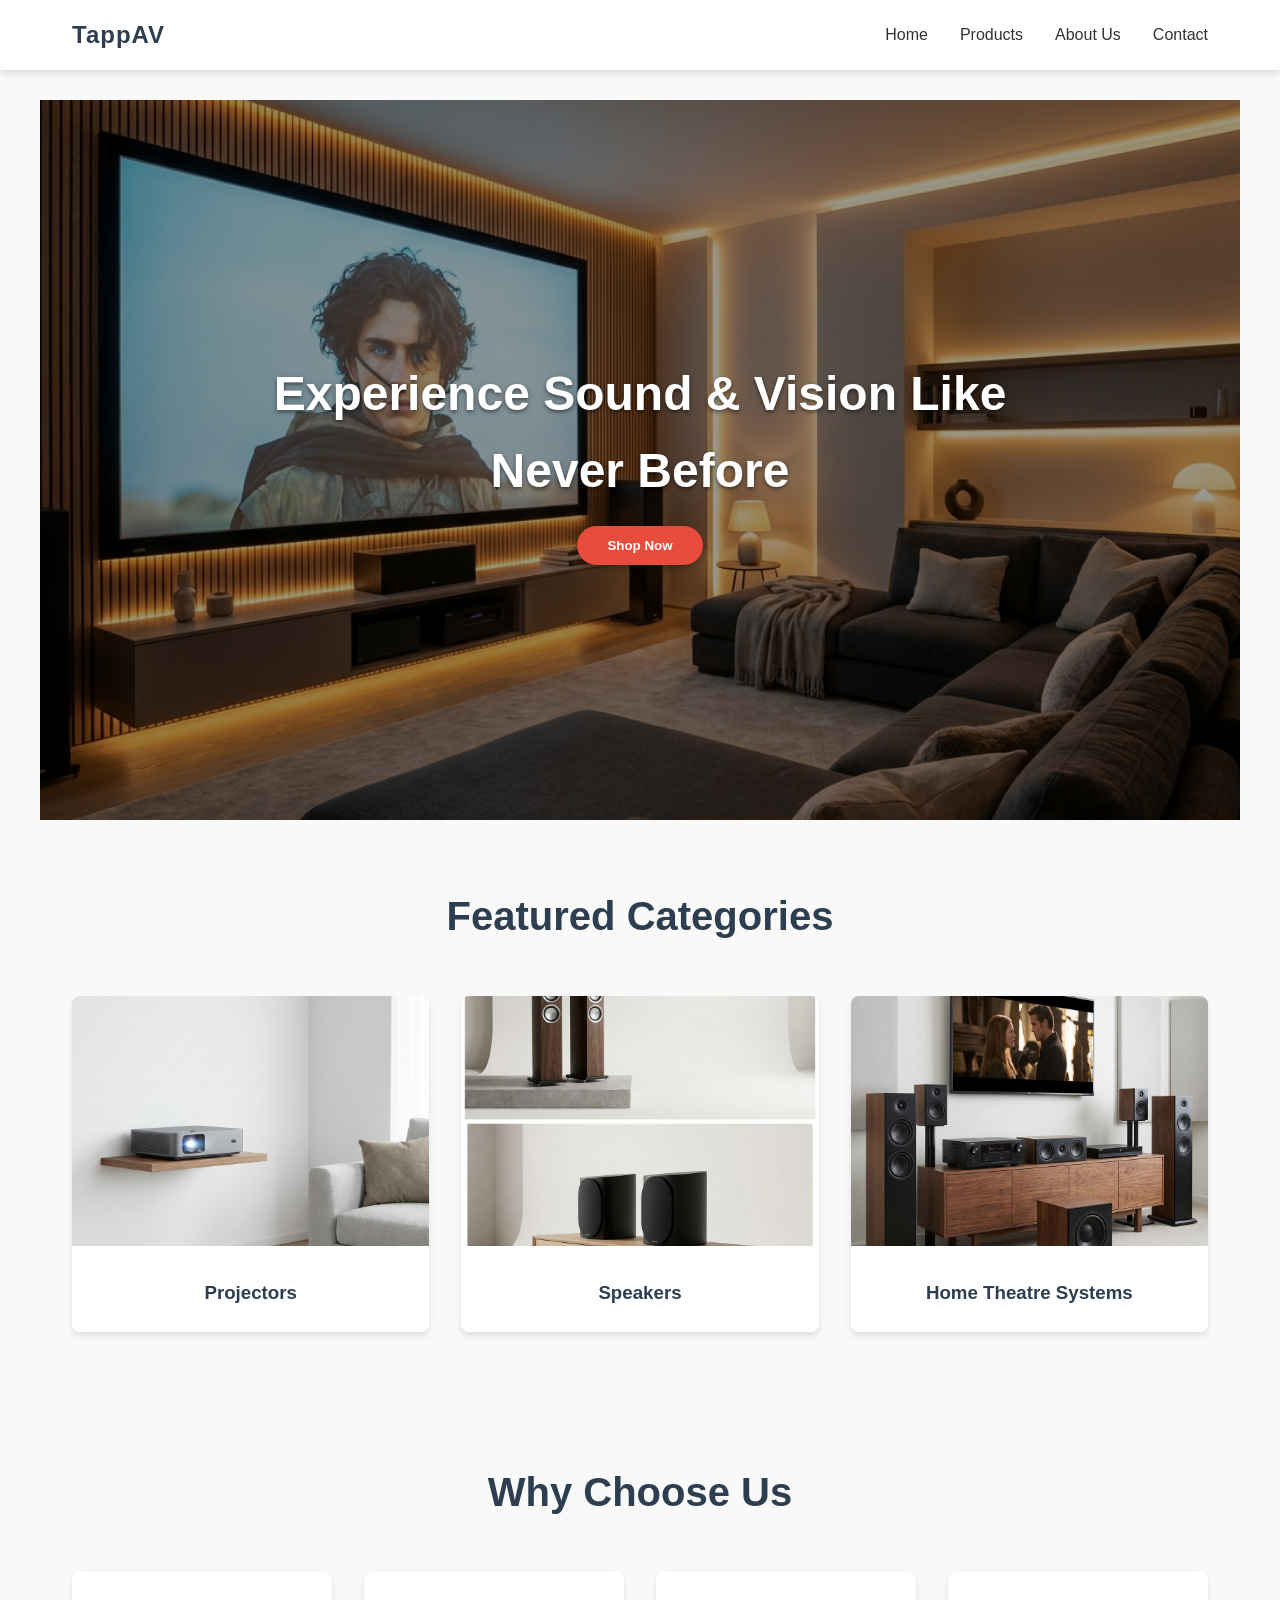
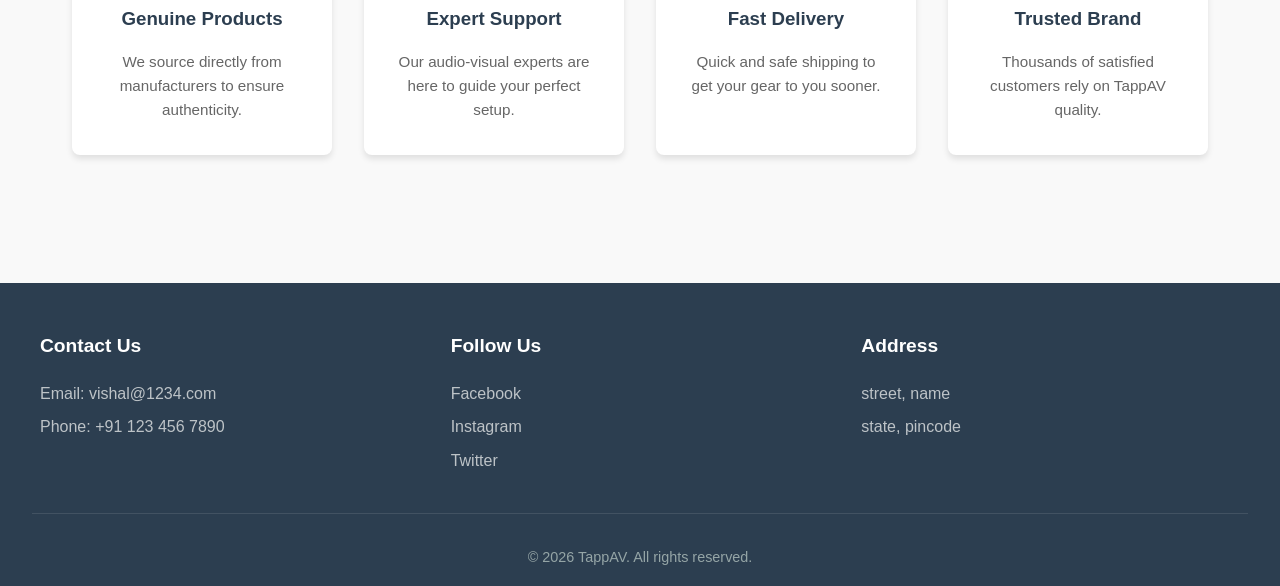
<file: index.html>
<!DOCTYPE html>
<html lang="en">

<head>
    <meta charset="UTF-8">
    <meta name="viewport" content="width=device-width, initial-scale=1.0">
    <title>TappAV - Experience Sound & Vision Like Never Before</title>
    <link rel="stylesheet" href="style.css">
</head>

<body>

    <header>
        <nav>
            <div class="logo">TappAV</div>
            <input type="checkbox" id="menu-checkbox">
            <label for="menu-checkbox" class="menu-toggle">&#9776;</label>
            <ul class="nav-links">
                <li><a href="index.html">Home</a></li>
                <li><a href="product.html">Products</a></li>
                <li><a href="#">About Us</a></li>
                <li><a href="#">Contact</a></li>
            </ul>
        </nav>
    </header>


    <section class="hero">
        <div class="hero-content">
            <h1>Experience Sound & Vision Like Never Before</h1>
            <button class="btn" onclick="window.location.href='product.html'">Shop Now</button>
        </div>
    </section>


    <section class="featured-categories">
        <h2 class="section-title">Featured Categories</h2>
        <div class="categories-grid">
            <div class="category-card">
                <img src="images/projector_category.png" alt="Home Projectors">
                <h3>Projectors</h3>
            </div>
            <div class="category-card">
                <img src="images/speakers_category.png" alt="High-End Speakers">
                <h3>Speakers</h3>
            </div>
            <div class="category-card">
                <img src="images/home_theatre_category.png" alt="Home Theatre Systems">
                <h3>Home Theatre Systems</h3>
            </div>
        </div>
    </section>


    <section class="why-choose-us">
        <h2 class="section-title">Why Choose Us</h2>
        <div class="features-grid">
            <div class="feature-card">
                <h3>Genuine Products</h3>
                <p>We source directly from manufacturers to ensure authenticity.</p>
            </div>
            <div class="feature-card">
                <h3>Expert Support</h3>
                <p>Our audio-visual experts are here to guide your perfect setup.</p>
            </div>
            <div class="feature-card">
                <h3>Fast Delivery</h3>
                <p>Quick and safe shipping to get your gear to you sooner.</p>
            </div>
            <div class="feature-card">
                <h3>Trusted Brand</h3>
                <p>Thousands of satisfied customers rely on TappAV quality.</p>
            </div>
        </div>
    </section>


    <footer>
        <div class="footer-content">
            <div class="footer-section">
                <h4>Contact Us</h4>
                <p>Email: vishal@1234.com</p>
                <p>Phone: +91 123 456 7890</p>
            </div>
            <div class="footer-section">
                <h4>Follow Us</h4>
                <a href="#">Facebook</a>
                <a href="#">Instagram</a>
                <a href="#">Twitter</a>
            </div>
            <div class="footer-section">
                <h4>Address</h4>
                <p>street, name</p>
                <p>state, pincode</p>
            </div>
        </div>
        <div class="footer-bottom">
            <p>&copy; 2026 TappAV. All rights reserved.</p>
        </div>
    </footer>
</body>

</html>
</file>
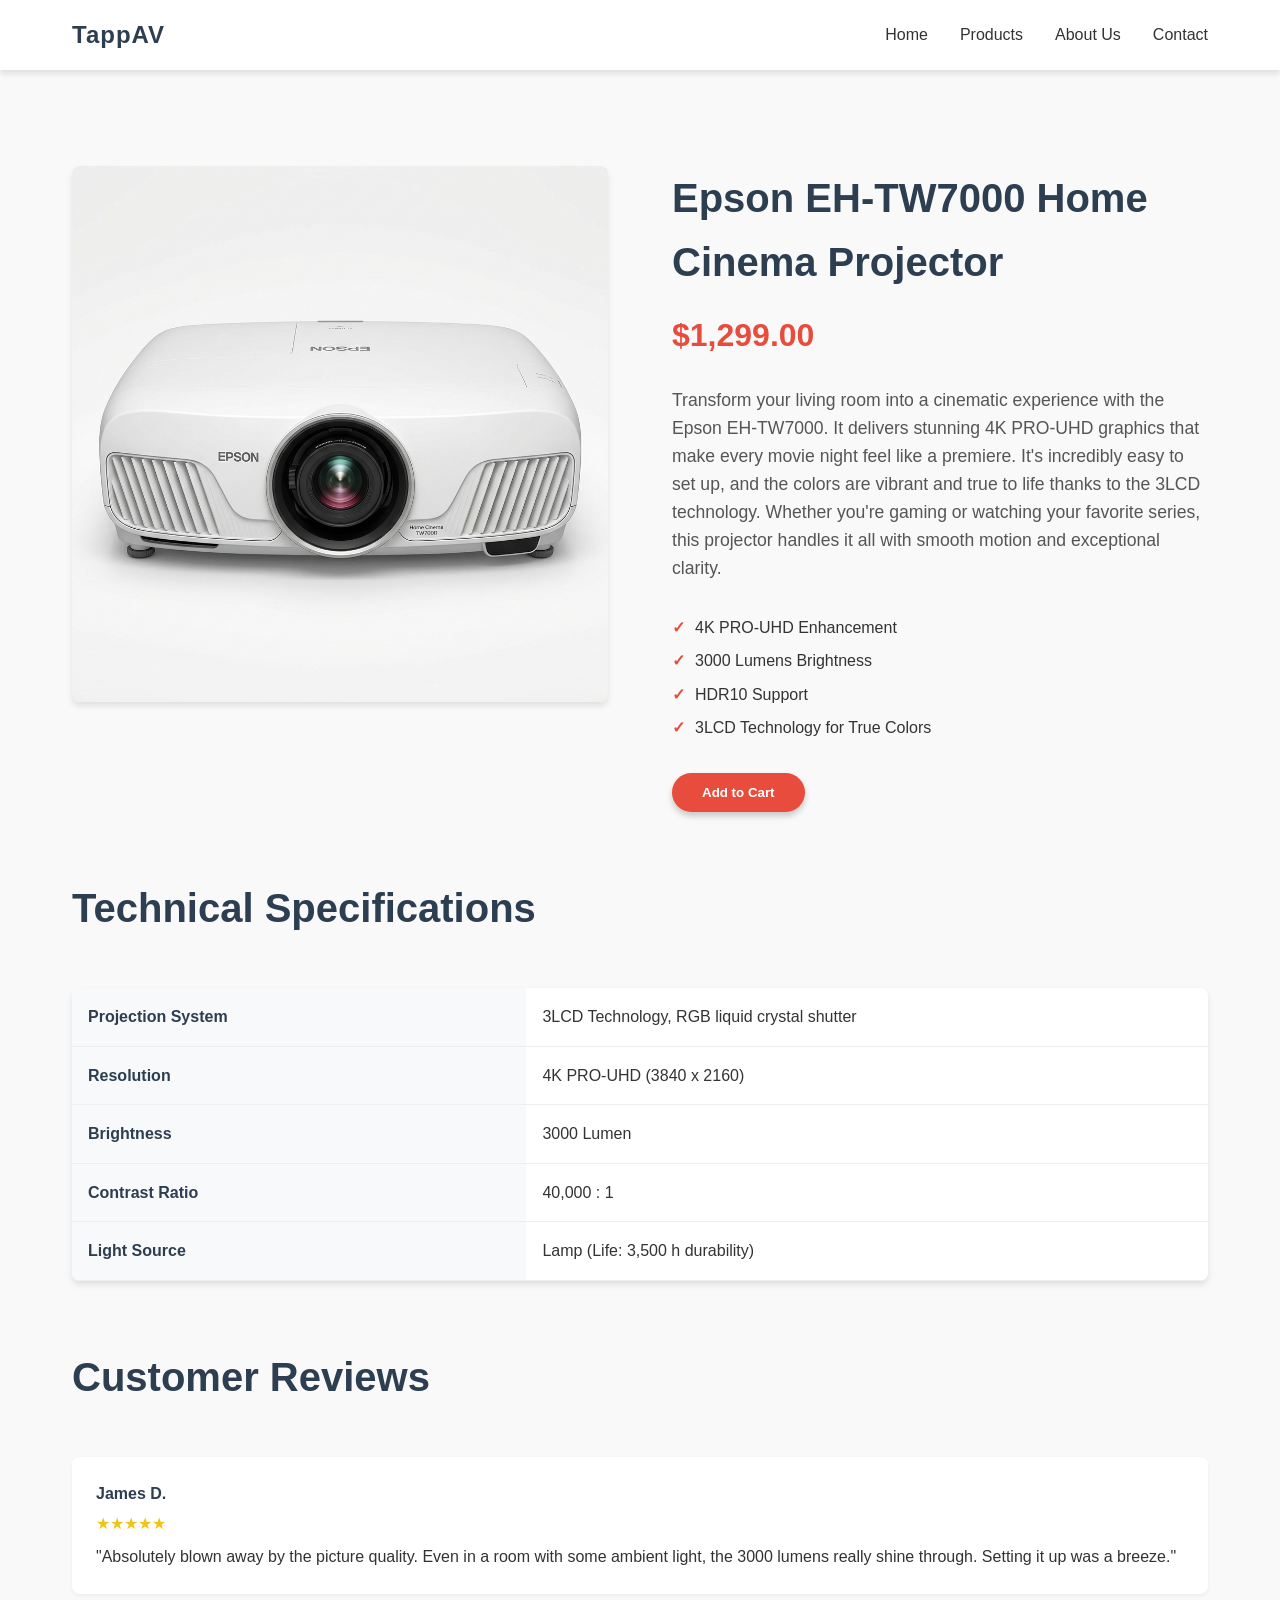
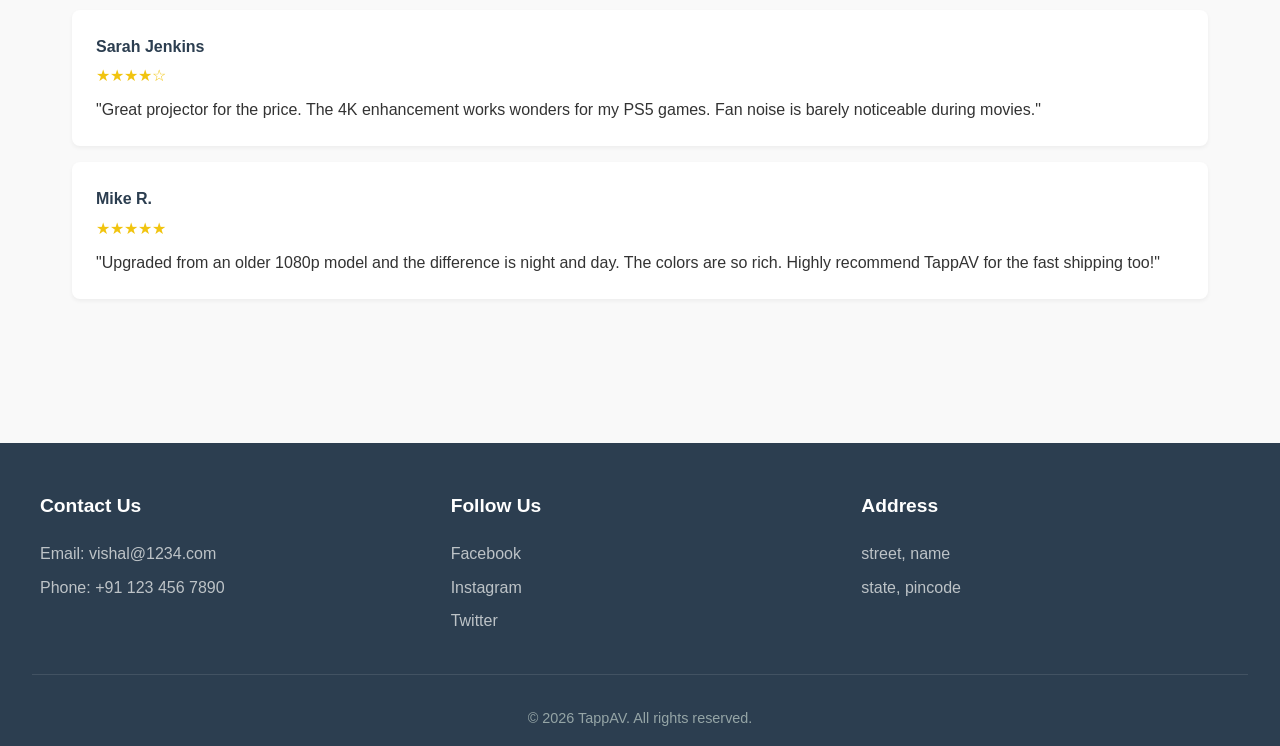
<file: product.html>
<!DOCTYPE html>
<html lang="en">

<head>
    <meta charset="UTF-8">
    <meta name="viewport" content="width=device-width, initial-scale=1.0">
    <title>Epson EH-TW7000 - TappAV</title>
    <link rel="stylesheet" href="style.css">
</head>

<body>

    <header>
        <nav>
            <div class="logo">TappAV</div>
            <input type="checkbox" id="menu-checkbox">
            <label for="menu-checkbox" class="menu-toggle">&#9776;</label>
            <ul class="nav-links">
                <li><a href="index.html">Home</a></li>
                <li><a href="product.html">Products</a></li>
                <li><a href="#">About Us</a></li>
                <li><a href="#">Contact</a></li>
            </ul>
        </nav>
    </header>


    <section class="product-page">
        <div class="product-container">
            <div class="product-image">
                <img src="images/epson_projector.png" alt="Epson EH-TW7000 Projector">
            </div>
            <div class="product-info">
                <h1>Epson EH-TW7000 Home Cinema Projector</h1>
                <span class="price">$1,299.00</span>
                <p class="product-description">
                    Transform your living room into a cinematic experience with the Epson EH-TW7000. It delivers
                    stunning 4K PRO-UHD graphics that make every movie night feel like a premiere. It's incredibly easy
                    to set up, and the colors are vibrant and true to life thanks to the 3LCD technology. Whether you're
                    gaming or watching your favorite series, this projector handles it all with smooth motion and
                    exceptional clarity.
                </p>

                <ul class="features-list">
                    <li>4K PRO-UHD Enhancement</li>
                    <li>3000 Lumens Brightness</li>
                    <li>HDR10 Support</li>
                    <li>3LCD Technology for True Colors</li>
                </ul>

                <button class="btn">Add to Cart</button>
            </div>
        </div>

        <h2 class="section-title" style="margin-top: 4rem; text-align: left;">Technical Specifications</h2>
        <table class="tech-specs">
            <tr>
                <th>Projection System</th>
                <td>3LCD Technology, RGB liquid crystal shutter</td>
            </tr>
            <tr>
                <th>Resolution</th>
                <td>4K PRO-UHD (3840 x 2160)</td>
            </tr>
            <tr>
                <th>Brightness</th>
                <td>3000 Lumen</td>
            </tr>
            <tr>
                <th>Contrast Ratio</th>
                <td>40,000 : 1</td>
            </tr>
            <tr>
                <th>Light Source</th>
                <td>Lamp (Life: 3,500 h durability)</td>
            </tr>
        </table>


        <div class="reviews-section">
            <h2 class="section-title" style="text-align: left;">Customer Reviews</h2>

            <div class="review-card">
                <div class="reviewer-name">James D.</div>
                <div class="rating">★★★★★</div>
                <p>"Absolutely blown away by the picture quality. Even in a room with some ambient light, the 3000
                    lumens really shine through. Setting it up was a breeze."</p>
            </div>

            <div class="review-card">
                <div class="reviewer-name">Sarah Jenkins</div>
                <div class="rating">★★★★☆</div>
                <p>"Great projector for the price. The 4K enhancement works wonders for my PS5 games. Fan noise is
                    barely noticeable during movies."</p>
            </div>

            <div class="review-card">
                <div class="reviewer-name">Mike R.</div>
                <div class="rating">★★★★★</div>
                <p>"Upgraded from an older 1080p model and the difference is night and day. The colors are so rich.
                    Highly recommend TappAV for the fast shipping too!"</p>
            </div>
        </div>
    </section>

    <footer>
        <div class="footer-content">
            <div class="footer-section">
                <h4>Contact Us</h4>
                <p>Email: vishal@1234.com</p>
                <p>Phone: +91 123 456 7890</p>
            </div>
            <div class="footer-section">
                <h4>Follow Us</h4>
                <a href="#">Facebook</a>
                <a href="#">Instagram</a>
                <a href="#">Twitter</a>
            </div>
            <div class="footer-section">
                <h4>Address</h4>
                <p>street, name</p>
                <p>state, pincode</p>
            </div>
        </div>
        <div class="footer-bottom">
            <p>&copy; 2026 TappAV. All rights reserved.</p>
        </div>
    </footer>
</body>

</html>
</file>
<file: style.css>
* {
    margin: 0;
    padding: 0;
    box-sizing: border-box;
}

body {
    font-family: 'Segoe UI', Tahoma, Geneva, Verdana, sans-serif;
    background-color: #f9f9f9;
    color: #333;
    line-height: 1.6;
}

a {
    text-decoration: none;
    color: inherit;
}

ul {
    list-style: none;
}


header {
    background-color: #ffffff;
    box-shadow: 0 4px 6px rgba(0, 0, 0, 0.1);
    position: sticky;
    top: 0;
    z-index: 1000;
}

nav {
    max-width: 1200px;
    margin: 0 auto;
    padding: 1rem 2rem;
    display: flex;
    justify-content: space-between;
    align-items: center;
}

.logo {
    font-size: 1.5rem;
    font-weight: 700;
    color: #2c3e50;
    letter-spacing: 1px;
}

.nav-links {
    display: flex;
    gap: 2rem;
}

.nav-links a {
    font-weight: 500;
    color: #333;
    transition: all 0.3s ease;
}

.nav-links a:hover {
    color: #e74c3c;
}


.hero {
    height: 80vh;
    background: url('images/hero_banner.png') no-repeat center center/cover;
    position: relative;
    display: flex;
    align-items: center;
    justify-content: center;
    text-align: center;
    color: #ffffff;
    margin-top: 30px;
}

.hero::after {
    content: '';
    position: absolute;
    top: 0;
    left: 0;
    width: 100%;
    height: 100%;
    background: rgba(0, 0, 0, 0.4);
}

.hero-content {
    position: relative;
    z-index: 1;
    max-width: 800px;
    padding: 2rem;
}

.hero h1 {
    font-size: 3rem;
    margin-bottom: 1rem;
    text-shadow: 0 2px 4px rgba(0, 0, 0, 0.5);
}

.btn {
    display: inline-block;
    padding: 12px 30px;
    background-color: #e74c3c;
    color: #ffffff;
    border-radius: 50px;
    font-weight: 600;
    transition: all 0.3s ease;
    border: none;
    cursor: pointer;
    box-shadow: 0 4px 6px rgba(0, 0, 0, 0.2);
}

.btn:hover {
    background-color: #c0392b;
    transform: translateY(-2px);
    box-shadow: 0 6px 8px rgba(0, 0, 0, 0.3);
}


section {
    padding: 4rem 2rem;
    max-width: 1200px;
    margin: 0 auto;
}

.section-title {
    text-align: center;
    font-size: 2.5rem;
    margin-bottom: 3rem;
    color: #2c3e50;
}


.categories-grid {
    display: grid;
    grid-template-columns: repeat(auto-fit, minmax(300px, 1fr));
    gap: 2rem;
}

.category-card {
    background: #ffffff;
    border-radius: 8px;
    overflow: hidden;
    box-shadow: 0 4px 6px rgba(0, 0, 0, 0.1);
    transition: all 0.3s ease;
    text-align: center;
}

.category-card:hover {
    transform: translateY(-5px);
    box-shadow: 0 6px 12px rgba(0, 0, 0, 0.15);
}

.category-card img {
    width: 100%;
    height: 250px;
    object-fit: cover;
}

.category-card h3 {
    padding: 1.5rem;
    color: #2c3e50;
}


.features-grid {
    display: grid;
    grid-template-columns: repeat(auto-fit, minmax(250px, 1fr));
    gap: 2rem;
}

.feature-card {
    background: #ffffff;
    padding: 2rem;
    border-radius: 8px;
    text-align: center;
    box-shadow: 0 4px 6px rgba(0, 0, 0, 0.1);
    transition: all 0.3s ease;
}

.feature-card:hover {
    transform: translateY(-5px);
}

.feature-card h3 {
    margin-bottom: 1rem;
    color: #2c3e50;
}

.feature-card p {
    color: #666;
    font-size: 0.95rem;
}


footer {
    background-color: #2c3e50;
    color: #ffffff;
    padding: 3rem 2rem 1rem;
    margin-top: 4rem;
}

.footer-content {
    display: grid;
    grid-template-columns: repeat(auto-fit, minmax(250px, 1fr));
    gap: 2rem;
    max-width: 1200px;
    margin: 0 auto;
    margin-bottom: 2rem;
}

.footer-section h4 {
    margin-bottom: 1.2rem;
    font-size: 1.2rem;
}

.footer-section p,
.footer-section a {
    color: #bdc3c7;
    margin-bottom: 0.5rem;
    display: block;
    transition: all 0.3s ease;
}

.footer-section a:hover {
    color: #ffffff;
}

.footer-bottom {
    text-align: center;
    padding-top: 2rem;
    border-top: 1px solid rgba(255, 255, 255, 0.1);
    color: #95a5a6;
    font-size: 0.9rem;
}


.product-container {
    display: grid;
    grid-template-columns: 1fr 1fr;
    gap: 4rem;
    align-items: start;
    margin-top: 2rem;
}

.product-image img {
    width: 100%;
    border-radius: 8px;
    box-shadow: 0 4px 6px rgba(0, 0, 0, 0.1);
}

.product-info h1 {
    font-size: 2.5rem;
    color: #2c3e50;
    margin-bottom: 1rem;
}

.price {
    font-size: 2rem;
    color: #e74c3c;
    font-weight: 700;
    margin-bottom: 1.5rem;
    display: block;
}

.product-description {
    margin-bottom: 2rem;
    color: #555;
    font-size: 1.1rem;
}

.features-list {
    margin-bottom: 2rem;
}

.features-list li {
    margin-bottom: 0.5rem;
    display: flex;
    align-items: center;
}

.features-list li::before {
    content: '✓';
    color: #e74c3c;
    font-weight: bold;
    margin-right: 10px;
}

.tech-specs {
    width: 100%;
    border-collapse: collapse;
    margin-bottom: 2rem;
    background: #ffffff;
    border-radius: 8px;
    overflow: hidden;
    box-shadow: 0 4px 6px rgba(0, 0, 0, 0.1);
}

.tech-specs th,
.tech-specs td {
    padding: 1rem;
    text-align: left;
    border-bottom: 1px solid #eee;
}

.tech-specs th {
    background-color: #f8f9fa;
    color: #2c3e50;
    width: 40%;
}

.reviews-section {
    margin-top: 4rem;
}

.review-card {
    background: #ffffff;
    padding: 1.5rem;
    margin-bottom: 1rem;
    border-radius: 8px;
    box-shadow: 0 2px 4px rgba(0, 0, 0, 0.05);
}

.reviewer-name {
    font-weight: 700;
    color: #2c3e50;
    margin-bottom: 0.25rem;
}

.rating {
    color: #f1c40f;
    margin-bottom: 0.5rem;
}



.menu-toggle {
    display: none;
    font-size: 1.5rem;
    cursor: pointer;
    color: #2c3e50;
}

#menu-checkbox {
    display: none;
}

@media (max-width: 768px) {
    nav {
        padding: 1rem;
        position: relative;
    }

    .menu-toggle {
        display: block;
    }

    .nav-links {
        display: none;
        width: 100%;
        flex-direction: column;
        background-color: #ffffff;
        position: absolute;
        top: 100%;
        left: 0;
        box-shadow: 0 4px 6px rgba(0, 0, 0, 0.1);
        padding: 1rem 0;
        text-align: center;
        gap: 1rem;
    }


    #menu-checkbox:checked~.nav-links {
        display: flex;
    }

    .nav-links li {
        width: 100%;
    }

    .nav-links a {
        display: block;
        padding: 0.5rem 0;
        width: 100%;
    }

    .hero h1 {
        font-size: 2rem;
        padding: 0 1rem;
    }

    .section-title {
        font-size: 2rem;
    }

    .product-container {
        grid-template-columns: 1fr;
        gap: 2rem;
    }

    .product-info h1 {
        font-size: 2rem;
    }

    .tech-specs th,
    .tech-specs td {
        display: block;
        width: 100%;
    }

    .tech-specs th {
        background-color: #eee;
    }
}

@media (max-width: 480px) {
    .btn {
        width: 100%;
        text-align: center;
    }

    .hero {
        height: 60vh;
    }
}
</file>
